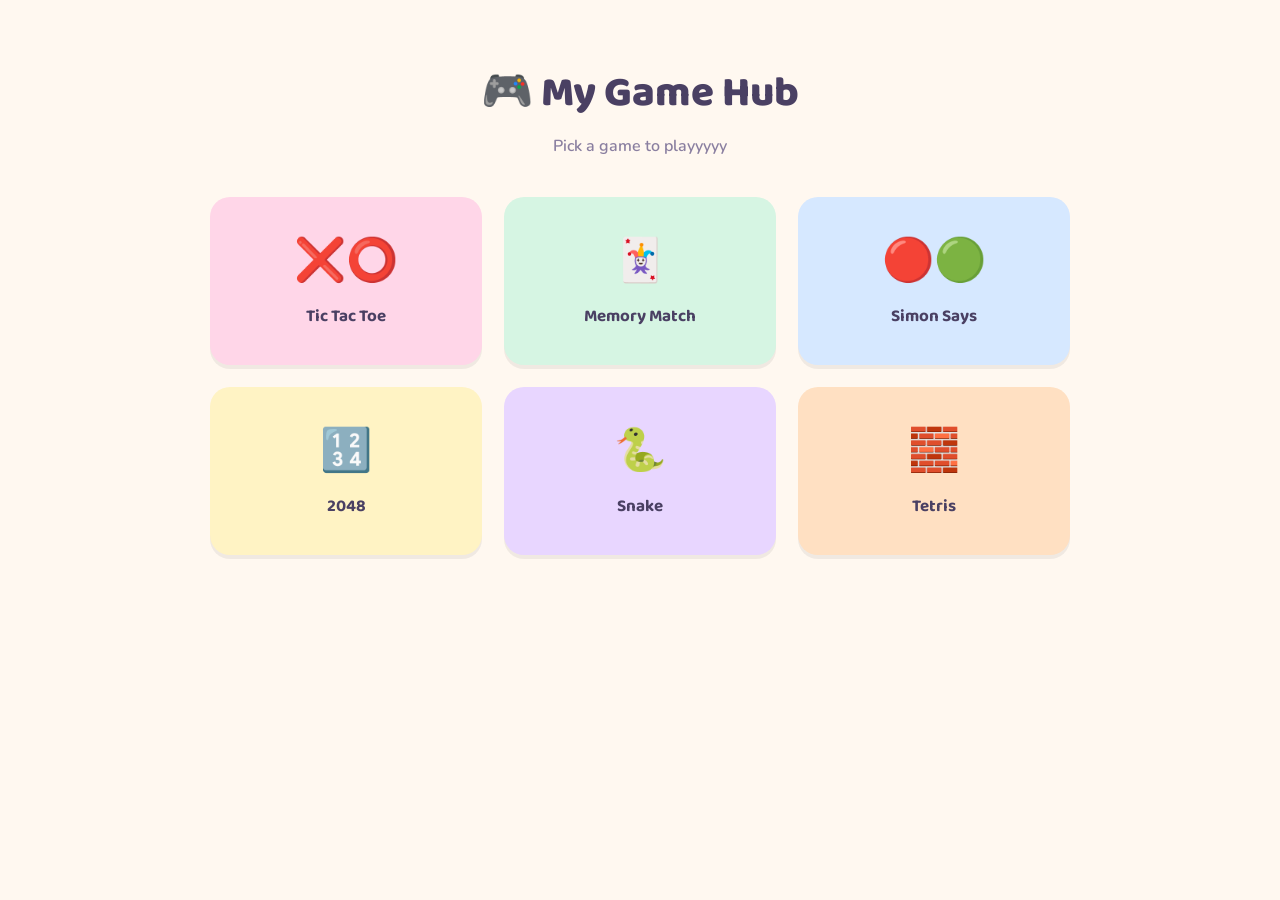
<file: index.html>
<!DOCTYPE html>
<html lang="en">
<head>
  <meta charset="UTF-8">
  <title>My Game Hub</title>
  <link rel="stylesheet" href="style.css">
</head>
<body>

  <div class="hub-container">
    <h1>🎮 My Game Hub</h1>
    <p>Pick a game to playyyyy</p>

    <div class="game-grid">

      <a href="tictactoe.html" class="game-card card-pink">
        <div class="game-icon">❌⭕</div>
        <h3>Tic Tac Toe</h3>
      </a>

      <a href="memory.html" class="game-card card-mint">
        <div class="game-icon">🃏</div>
        <h3>Memory Match</h3>
      </a>

      <a href="simon.html" class="game-card card-sky">
        <div class="game-icon">🔴🟢</div>
        <h3>Simon Says</h3>
      </a>

      <a href="game2048.html" class="game-card card-butter">
        <div class="game-icon">🔢</div>
        <h3>2048</h3>
      </a>

      <a href="snake.html" class="game-card card-lilac">
        <div class="game-icon">🐍</div>
        <h3>Snake</h3>
      </a>

      <a href="tetris.html" class="game-card card-peach">
        <div class="game-icon">🧱</div>
        <h3>Tetris</h3>
      </a>

    </div>
  </div>

</body>
</html>
</file>
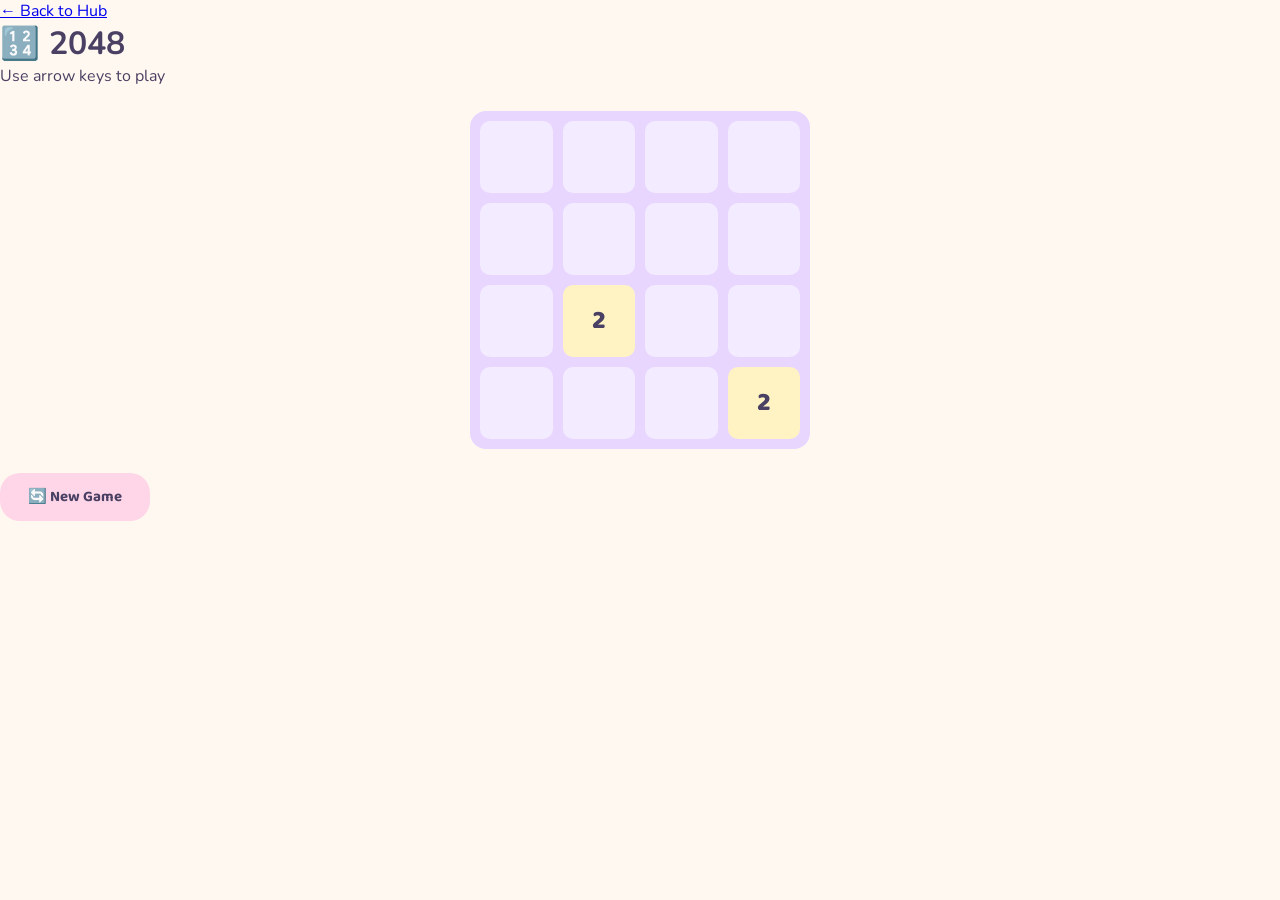
<file: game2048.html>
<!DOCTYPE html>
<html lang="en">
<head>
  <meta charset="UTF-8">
  <title>2048</title>
  <link rel="stylesheet" href="style.css">
  <link rel="stylesheet" href="game2048.css">
</head>
<body>

  <div class="game-page">
    <a href="index.html" class="back-link">← Back to Hub</a>

    <h1>🔢 2048</h1>
    <p id="status">Use arrow keys to play</p>

    <div class="board-2048" id="board"></div>

    <button id="resetBtn">🔄 New Game</button>
  </div>

  <script src="game2048.js"></script>
</body>
</html>
</file>
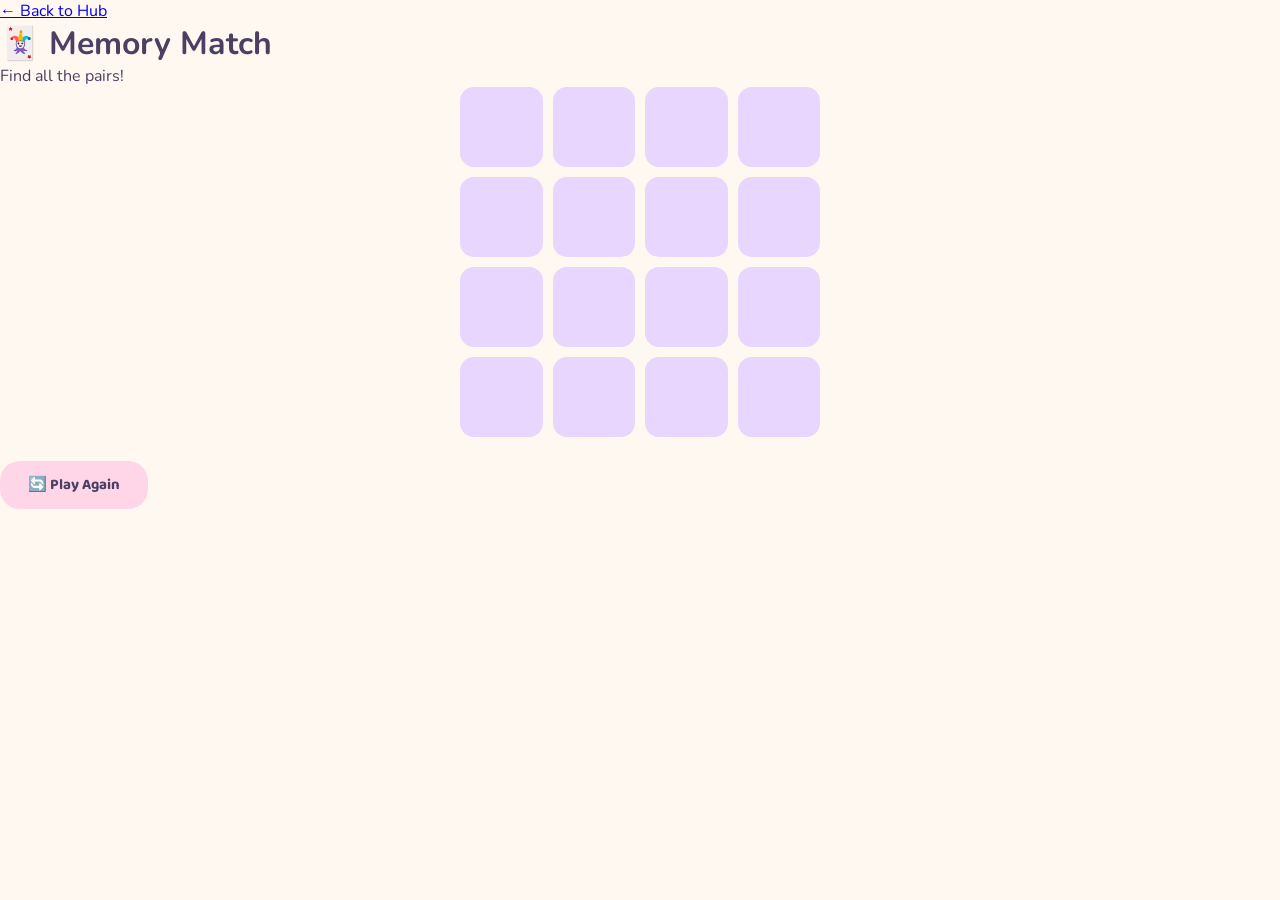
<file: memory.html>
<!DOCTYPE html>
<html lang="en">
<head>
  <meta charset="UTF-8">
  <title>Memory Match</title>
  <link rel="stylesheet" href="style.css">
  <link rel="stylesheet" href="memory.css">
</head>
<body>

  <div class="game-page">
    <a href="index.html" class="back-link">← Back to Hub</a>

    <h1>🃏 Memory Match</h1>
    <p id="status">Find all the pairs!</p>

    <div class="memory-board" id="board"></div>

    <button id="resetBtn">🔄 Play Again</button>
  </div>

  <script src="memory.js"></script>
</body>
</html>
</file>
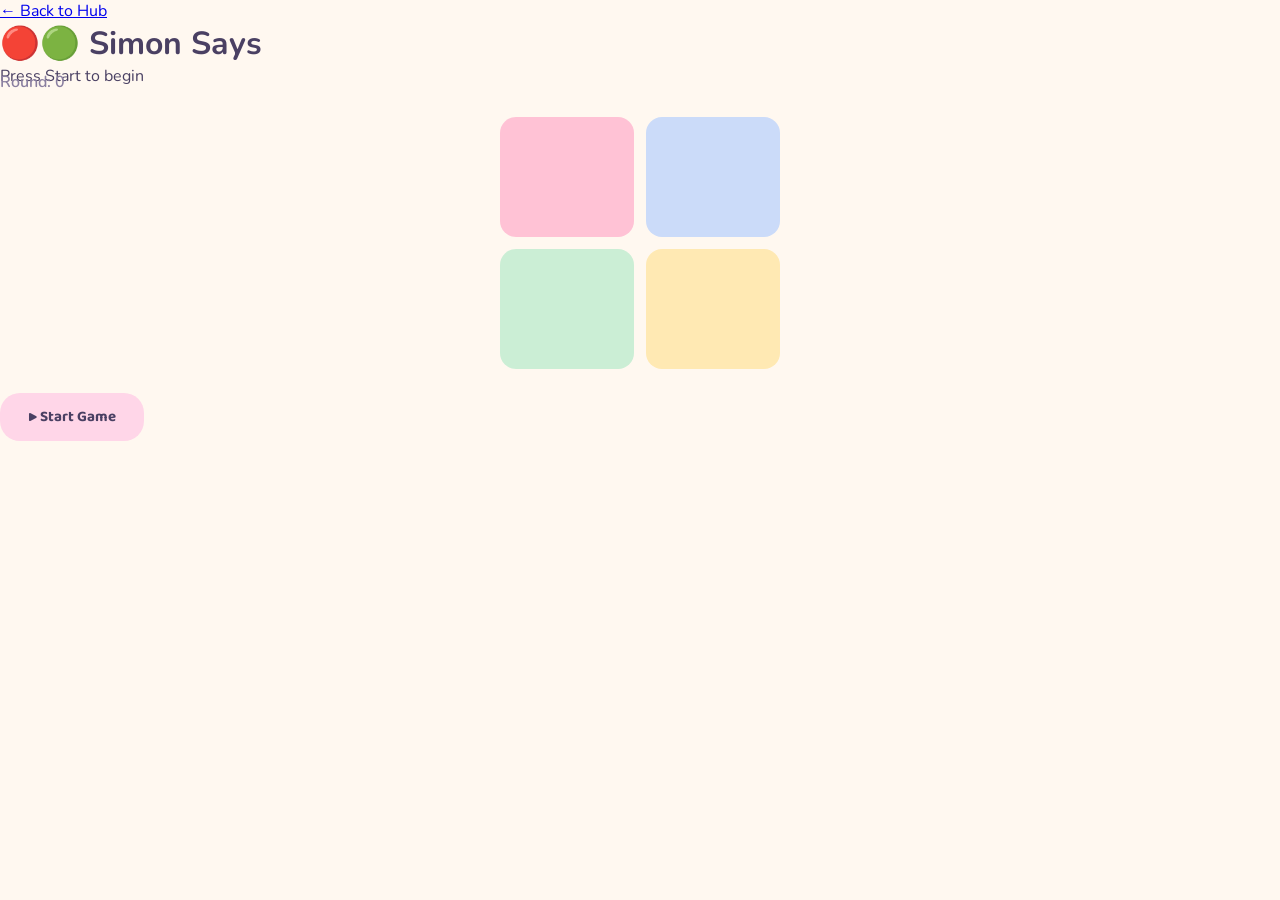
<file: simon.html>
<!DOCTYPE html>
<html lang="en">
<head>
  <meta charset="UTF-8">
  <title>Simon Says</title>
  <link rel="stylesheet" href="style.css">
  <link rel="stylesheet" href="simon.css">
</head>
<body>

  <div class="game-page">
    <a href="index.html" class="back-link">← Back to Hub</a>

    <h1>🔴🟢 Simon Says</h1>
    <p id="status">Press Start to begin</p>
    <p id="round">Round: 0</p>

    <div class="simon-board">
      <div class="simon-btn" id="red" data-color="red"></div>
      <div class="simon-btn" id="blue" data-color="blue"></div>
      <div class="simon-btn" id="green" data-color="green"></div>
      <div class="simon-btn" id="yellow" data-color="yellow"></div>
    </div>

    <button id="startBtn">▶️ Start Game</button>
  </div>

  <script src="simon.js"></script>
</body>
</html>
</file>
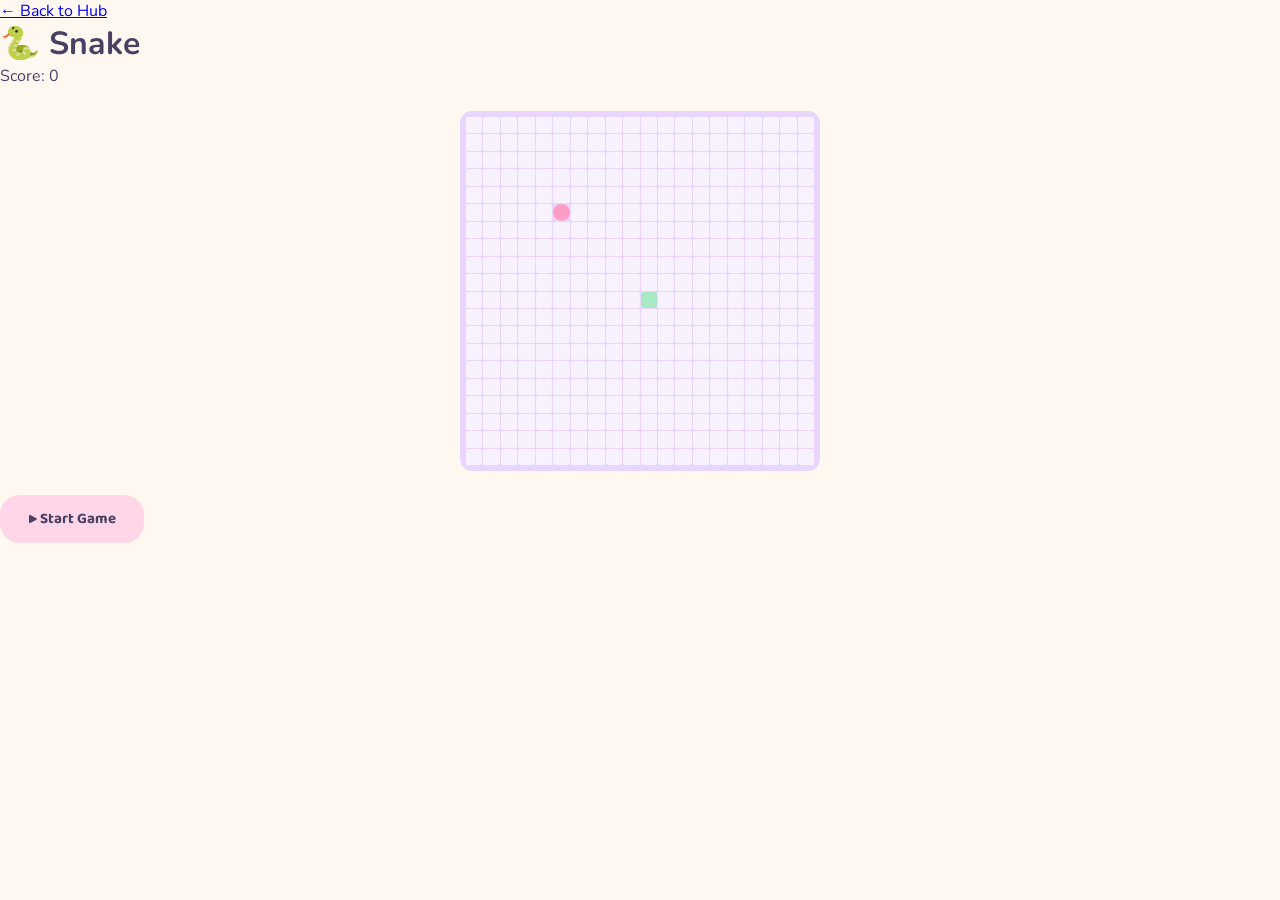
<file: snake.html>
<!DOCTYPE html>
<html lang="en">
<head>
  <meta charset="UTF-8">
  <title>Snake</title>
  <link rel="stylesheet" href="style.css">
  <link rel="stylesheet" href="snake.css">
</head>
<body>

  <div class="game-page">
    <a href="index.html" class="back-link">← Back to Hub</a>

    <h1>🐍 Snake</h1>
    <p id="status">Score: 0</p>

    <div class="snake-board" id="board"></div>

    <button id="startBtn">▶️ Start Game</button>
  </div>

  <script src="snake.js"></script>
</body>
</html>
</file>
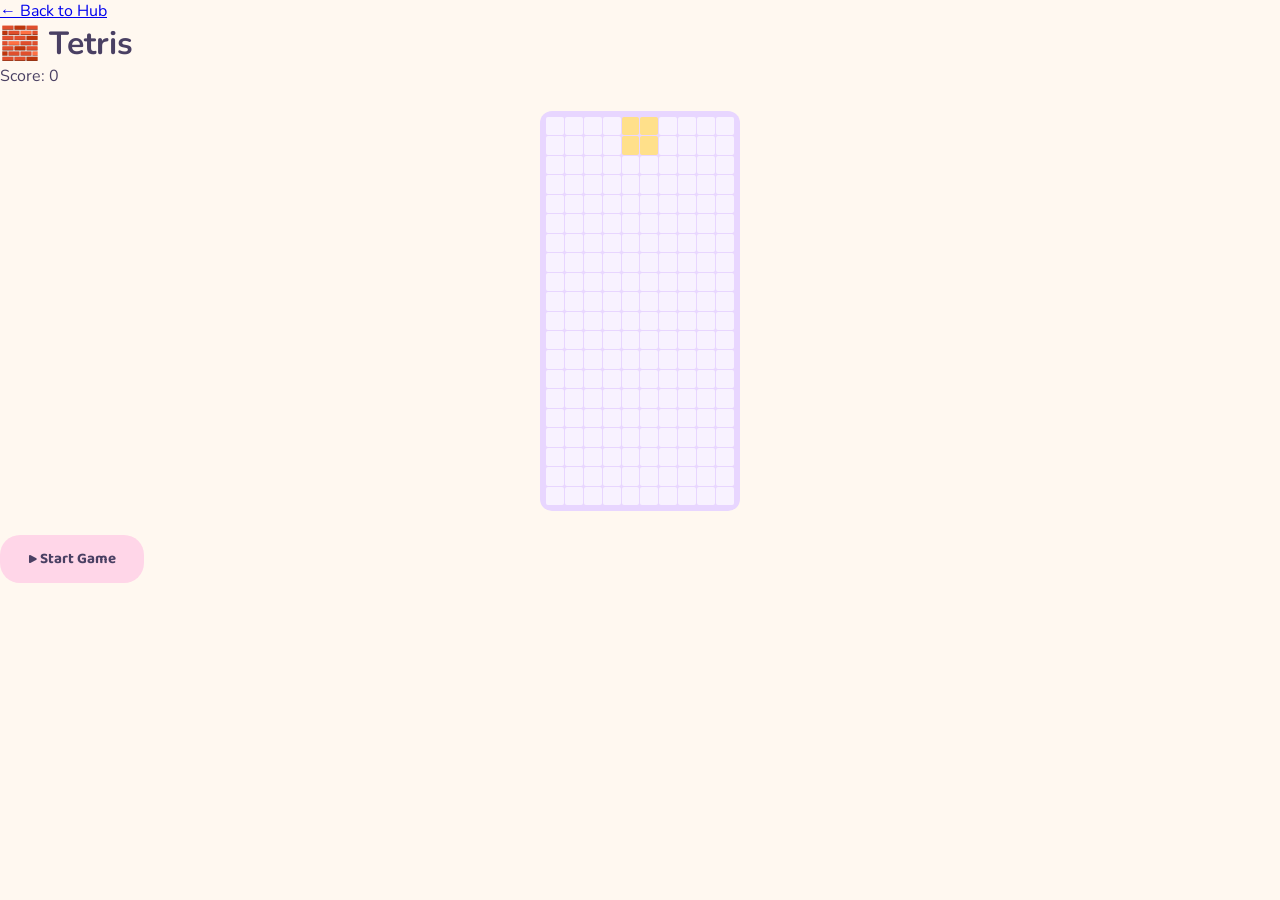
<file: tetris.html>
<!DOCTYPE html>
<html lang="en">
<head>
  <meta charset="UTF-8">
  <title>Tetris</title>
  <link rel="stylesheet" href="style.css">
  <link rel="stylesheet" href="tetris.css">
</head>
<body>

  <div class="game-page">
    <a href="index.html" class="back-link">← Back to Hub</a>

    <h1>🧱 Tetris</h1>
    <p id="status">Score: 0</p>

    <div class="tetris-board" id="board"></div>

    <button id="startBtn">▶️ Start Game</button>
  </div>

  <script src="tetris.js"></script>
</body>
</html>
</file>
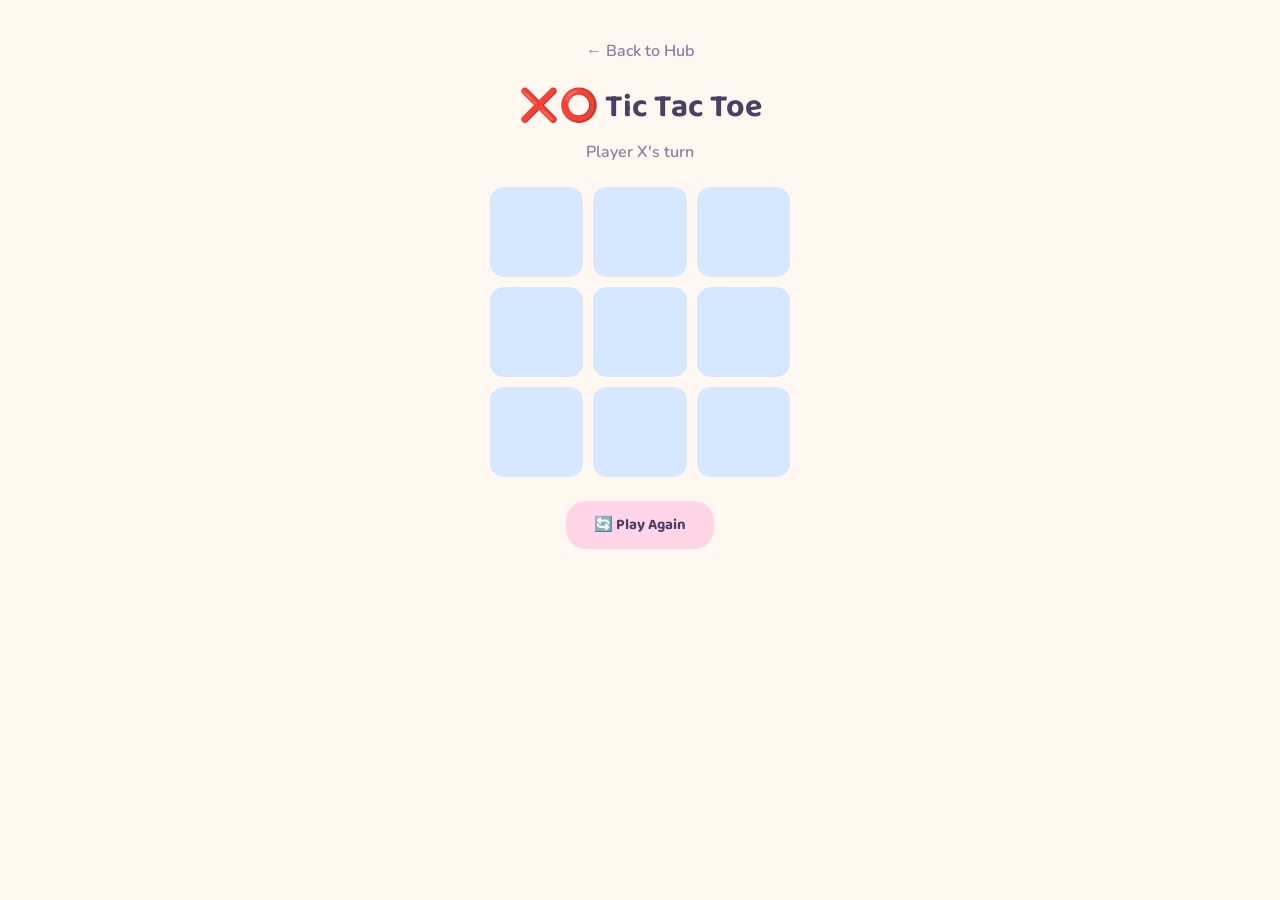
<file: tictactoe.html>
<!DOCTYPE html>
<html lang="en">
<head>
  <meta charset="UTF-8">
  <title>Tic Tac Toe</title>
  <link rel="stylesheet" href="style.css">
  <link rel="stylesheet" href="tictactoe.css">
</head>
<body>

  <div class="game-page">
    <a href="index.html" class="back-link">← Back to Hub</a>

    <h1>❌⭕ Tic Tac Toe</h1>
    <p id="status">Player X's turn</p>

    <div class="ttt-board" id="board">
      <div class="cell" data-index="0"></div>
      <div class="cell" data-index="1"></div>
      <div class="cell" data-index="2"></div>
      <div class="cell" data-index="3"></div>
      <div class="cell" data-index="4"></div>
      <div class="cell" data-index="5"></div>
      <div class="cell" data-index="6"></div>
      <div class="cell" data-index="7"></div>
      <div class="cell" data-index="8"></div>
    </div>

    <button id="resetBtn">🔄 Play Again</button>
  </div>

  <script src="tictactoe.js"></script>
</body>
</html>
</file>
<file: style.css>
@import url('https://fonts.googleapis.com/css2?family=Baloo+2:wght@500;700;800&family=Nunito:wght@400;600;700&display=swap');

* {
  margin: 0;
  padding: 0;
  box-sizing: border-box;
}

body {
  background-color: #FFF8F0;
  font-family: 'Nunito', sans-serif;
  color: #4A4063;
  min-height: 100vh;
}

.hub-container {
  text-align: center;
  padding: 60px 20px;
  max-width: 900px;
  margin: 0 auto;
}

.hub-container h1 {
  font-family: 'Baloo 2', sans-serif;
  font-weight: 800;
  font-size: 42px;
  color: #4A4063;
  margin-bottom: 8px;
}

.hub-container p {
  color: #8A7FA0;
  font-size: 16px;
  font-weight: 600;
  margin-bottom: 40px;
}

.game-grid {
  display: grid;
  grid-template-columns: repeat(3, 1fr);
  gap: 22px;
}

.game-card {
  border-radius: 20px;
  padding: 32px 16px;
  text-decoration: none;
  color: #4A4063;
  display: block;
  border: 3px solid transparent;
  transition: transform 0.2s ease, box-shadow 0.2s ease;
  box-shadow: 0 4px 0 rgba(0, 0, 0, 0.06);
}

.game-card:hover {
  transform: translateY(-6px) rotate(-1deg);
  box-shadow: 0 8px 0 rgba(0, 0, 0, 0.08);
}

.game-icon {
  font-size: 42px;
  margin-bottom: 14px;
}

.game-card h3 {
  font-family: 'Baloo 2', sans-serif;
  font-weight: 700;
  font-size: 17px;
}

/* Each card gets its own candy color — like a box of crayons */
.card-pink   { background-color: #FFD6E8; }
.card-mint   { background-color: #D6F5E3; }
.card-sky    { background-color: #D6E8FF; }
.card-butter { background-color: #FFF3C4; }
.card-lilac  { background-color: #E8D6FF; }
.card-peach  { background-color: #FFE0C2; }

@media (max-width: 640px) {
  .game-grid {
    grid-template-columns: repeat(2, 1fr);
  }
  .hub-container h1 {
    font-size: 32px;
  }
}
</file>
<file: game2048.css>
.board-2048 {
  display: grid;
  grid-template-columns: repeat(4, 1fr);
  gap: 10px;
  max-width: 340px;
  margin: 24px auto;
  background-color: #E8D6FF;
  padding: 10px;
  border-radius: 16px;
}

.tile {
  height: 72px;
  border-radius: 10px;
  display: flex;
  align-items: center;
  justify-content: center;
  font-size: 26px;
  font-weight: 800;
  font-family: 'Baloo 2', sans-serif;
  color: #4A4063;
  background-color: #F3EBFF;
  transition: background-color 0.15s;
}

/* Different colors per tile value — helps visually track merges */
.tile[data-value="2"]    { background-color: #FFF3C4; }
.tile[data-value="4"]    { background-color: #FFE0C2; }
.tile[data-value="8"]    { background-color: #FFD6E8; }
.tile[data-value="16"]   { background-color: #FF9EC4; color: white; }
.tile[data-value="32"]   { background-color: #D6E8FF; }
.tile[data-value="64"]   { background-color: #A8C8FF; color: white; }
.tile[data-value="128"]  { background-color: #D6F5E3; }
.tile[data-value="256"]  { background-color: #A8E8C4; }
.tile[data-value="512"]  { background-color: #B8A8FF; color: white; }
.tile[data-value="1024"] { background-color: #8A7FA0; color: white; }
.tile[data-value="2048"] { background-color: #4A4063; color: white; }

#resetBtn {
  background-color: #FFD6E8;
  border: none;
  padding: 12px 28px;
  border-radius: 20px;
  font-weight: 700;
  font-family: 'Baloo 2', sans-serif;
  font-size: 15px;
  cursor: pointer;
  color: #4A4063;
}

#resetBtn:hover {
  background-color: #FF9EC4;
  color: white;
}
</file>
<file: memory.css>
.memory-board {
  display: grid;
  grid-template-columns: repeat(4, 1fr);
  gap: 10px;
  max-width: 360px;
  margin: 0 auto 24px;
}

.memory-card {
  background-color: #E8D6FF;
  border-radius: 14px;
  height: 80px;
  display: flex;
  align-items: center;
  justify-content: center;
  font-size: 32px;
  cursor: pointer;
  transition: transform 0.2s, background-color 0.2s;
}

.memory-card:hover {
  transform: scale(1.05);
}

.memory-card.flipped {
  background-color: #FFF3C4;
}

.memory-card.matched {
  background-color: #D6F5E3;
  cursor: default;
}

#resetBtn {
  background-color: #FFD6E8;
  border: none;
  padding: 12px 28px;
  border-radius: 20px;
  font-weight: 700;
  font-family: 'Baloo 2', sans-serif;
  font-size: 15px;
  cursor: pointer;
  color: #4A4063;
}

#resetBtn:hover {
  background-color: #FF9EC4;
  color: white;
}
</file>
<file: simon.css>
.simon-board {
  display: grid;
  grid-template-columns: repeat(2, 1fr);
  gap: 12px;
  max-width: 280px;
  margin: 24px auto;
}

.simon-btn {
  height: 120px;
  border-radius: 16px;
  cursor: pointer;
  opacity: 0.6;
  transition: opacity 0.15s, transform 0.1s;
}

.simon-btn:hover {
  opacity: 0.8;
}

.simon-btn.active {
  opacity: 1;
  transform: scale(0.95);
}

#red    { background-color: #FF9EC4; }
#blue   { background-color: #A8C8FF; }
#green  { background-color: #A8E8C4; }
#yellow { background-color: #FFE08A; }

#round {
  color: #8A7FA0;
  font-weight: 600;
  margin-top: -16px;
  margin-bottom: 8px;
}

#startBtn {
  background-color: #FFD6E8;
  border: none;
  padding: 12px 28px;
  border-radius: 20px;
  font-weight: 700;
  font-family: 'Baloo 2', sans-serif;
  font-size: 15px;
  cursor: pointer;
  color: #4A4063;
}

#startBtn:hover {
  background-color: #FF9EC4;
  color: white;
}
</file>
<file: snake.css>
.snake-board {
  display: grid;
  grid-template-columns: repeat(20, 1fr);
  grid-template-rows: repeat(20, 1fr);
  gap: 1px;
  width: 360px;
  height: 360px;
  margin: 24px auto;
  background-color: #E8D6FF;
  border-radius: 12px;
  padding: 6px;
}

.cell {
  background-color: #F8F2FF;
  border-radius: 2px;
}

.cell.snake {
  background-color: #A8E8C4;
  border-radius: 4px;
}

.cell.food {
  background-color: #FF9EC4;
  border-radius: 50%;
}

#startBtn {
  background-color: #FFD6E8;
  border: none;
  padding: 12px 28px;
  border-radius: 20px;
  font-weight: 700;
  font-family: 'Baloo 2', sans-serif;
  font-size: 15px;
  cursor: pointer;
  color: #4A4063;
}

#startBtn:hover {
  background-color: #FF9EC4;
  color: white;
}
</file>
<file: tetris.css>
.tetris-board {
  display: grid;
  grid-template-columns: repeat(10, 1fr);
  grid-template-rows: repeat(20, 1fr);
  gap: 1px;
  width: 200px;
  height: 400px;
  margin: 24px auto;
  background-color: #E8D6FF;
  border-radius: 12px;
  padding: 6px;
}

.cell {
  background-color: #F8F2FF;
  border-radius: 2px;
}

.cell.filled-I { background-color: #A8C8FF; }
.cell.filled-O { background-color: #FFE08A; }
.cell.filled-T { background-color: #E8D6FF; border: 1px solid #D6B8FF; }
.cell.filled-L { background-color: #FFD6A8; }
.cell.filled-J { background-color: #A8C8FF; }
.cell.filled-S { background-color: #A8E8C4; }
.cell.filled-Z { background-color: #FF9EC4; }

#startBtn {
  background-color: #FFD6E8;
  border: none;
  padding: 12px 28px;
  border-radius: 20px;
  font-weight: 700;
  font-family: 'Baloo 2', sans-serif;
  font-size: 15px;
  cursor: pointer;
  color: #4A4063;
}

#startBtn:hover {
  background-color: #FF9EC4;
  color: white;
}
</file>
<file: tictactoe.css>
.game-page {
  text-align: center;
  padding: 40px 20px;
  max-width: 500px;
  margin: 0 auto;
}

.back-link {
  display: inline-block;
  margin-bottom: 20px;
  color: #8A7FA0;
  text-decoration: none;
  font-weight: 600;
}

.game-page h1 {
  font-family: 'Baloo 2', sans-serif;
  font-size: 32px;
  margin-bottom: 8px;
}

#status {
  color: #8A7FA0;
  font-weight: 600;
  margin-bottom: 24px;
}

.ttt-board {
  display: grid;
  grid-template-columns: repeat(3, 1fr);
  gap: 10px;
  margin: 0 auto 24px;
  width: 300px;
}

.cell {
  background-color: #D6E8FF;
  border-radius: 14px;
  height: 90px;
  display: flex;
  align-items: center;
  justify-content: center;
  font-size: 40px;
  font-weight: 800;
  cursor: pointer;
  font-family: 'Baloo 2', sans-serif;
  color: #4A4063;
  transition: transform 0.15s;
}

.cell:hover {
  transform: scale(1.05);
  background-color: #C2DCFF;
}

#resetBtn {
  background-color: #FFD6E8;
  border: none;
  padding: 12px 28px;
  border-radius: 20px;
  font-weight: 700;
  font-family: 'Baloo 2', sans-serif;
  font-size: 15px;
  cursor: pointer;
  color: #4A4063;
}

#resetBtn:hover {
  background-color: #FF9EC4;
  color: white;
}
</file>
